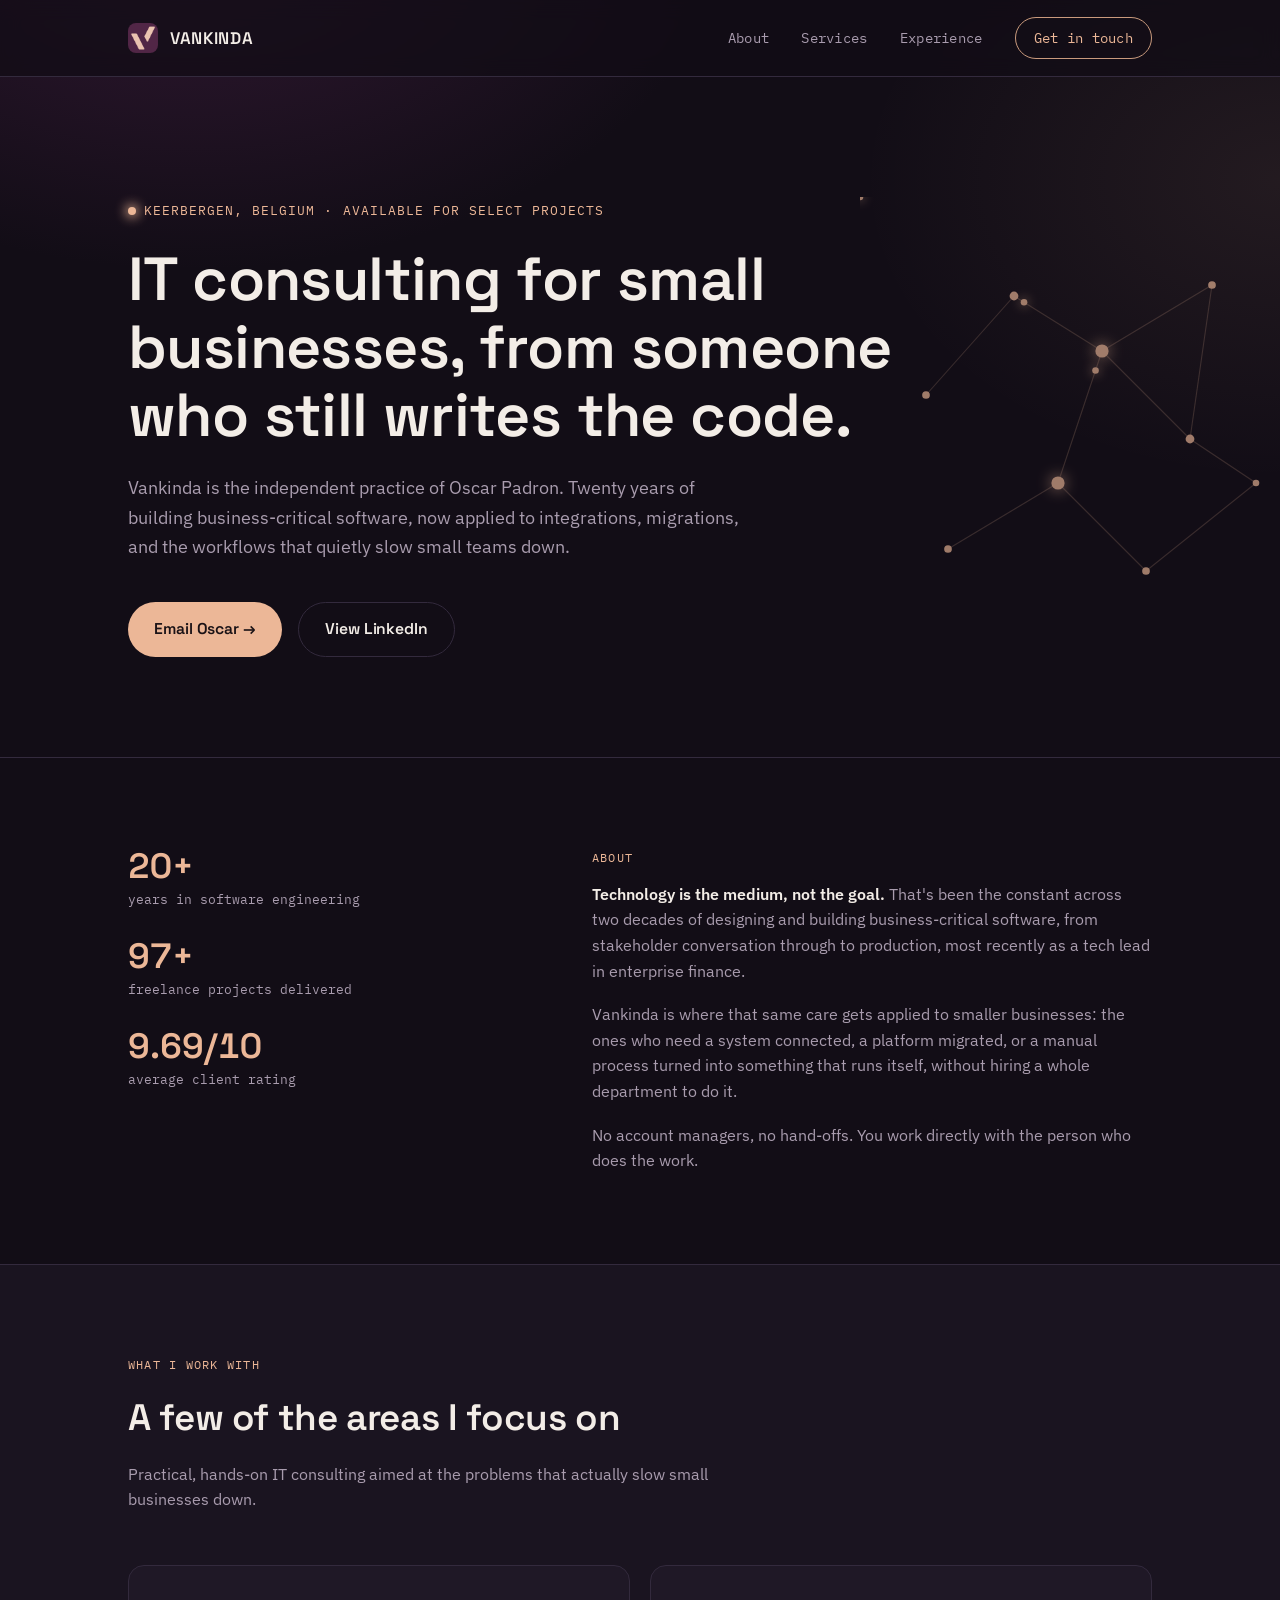
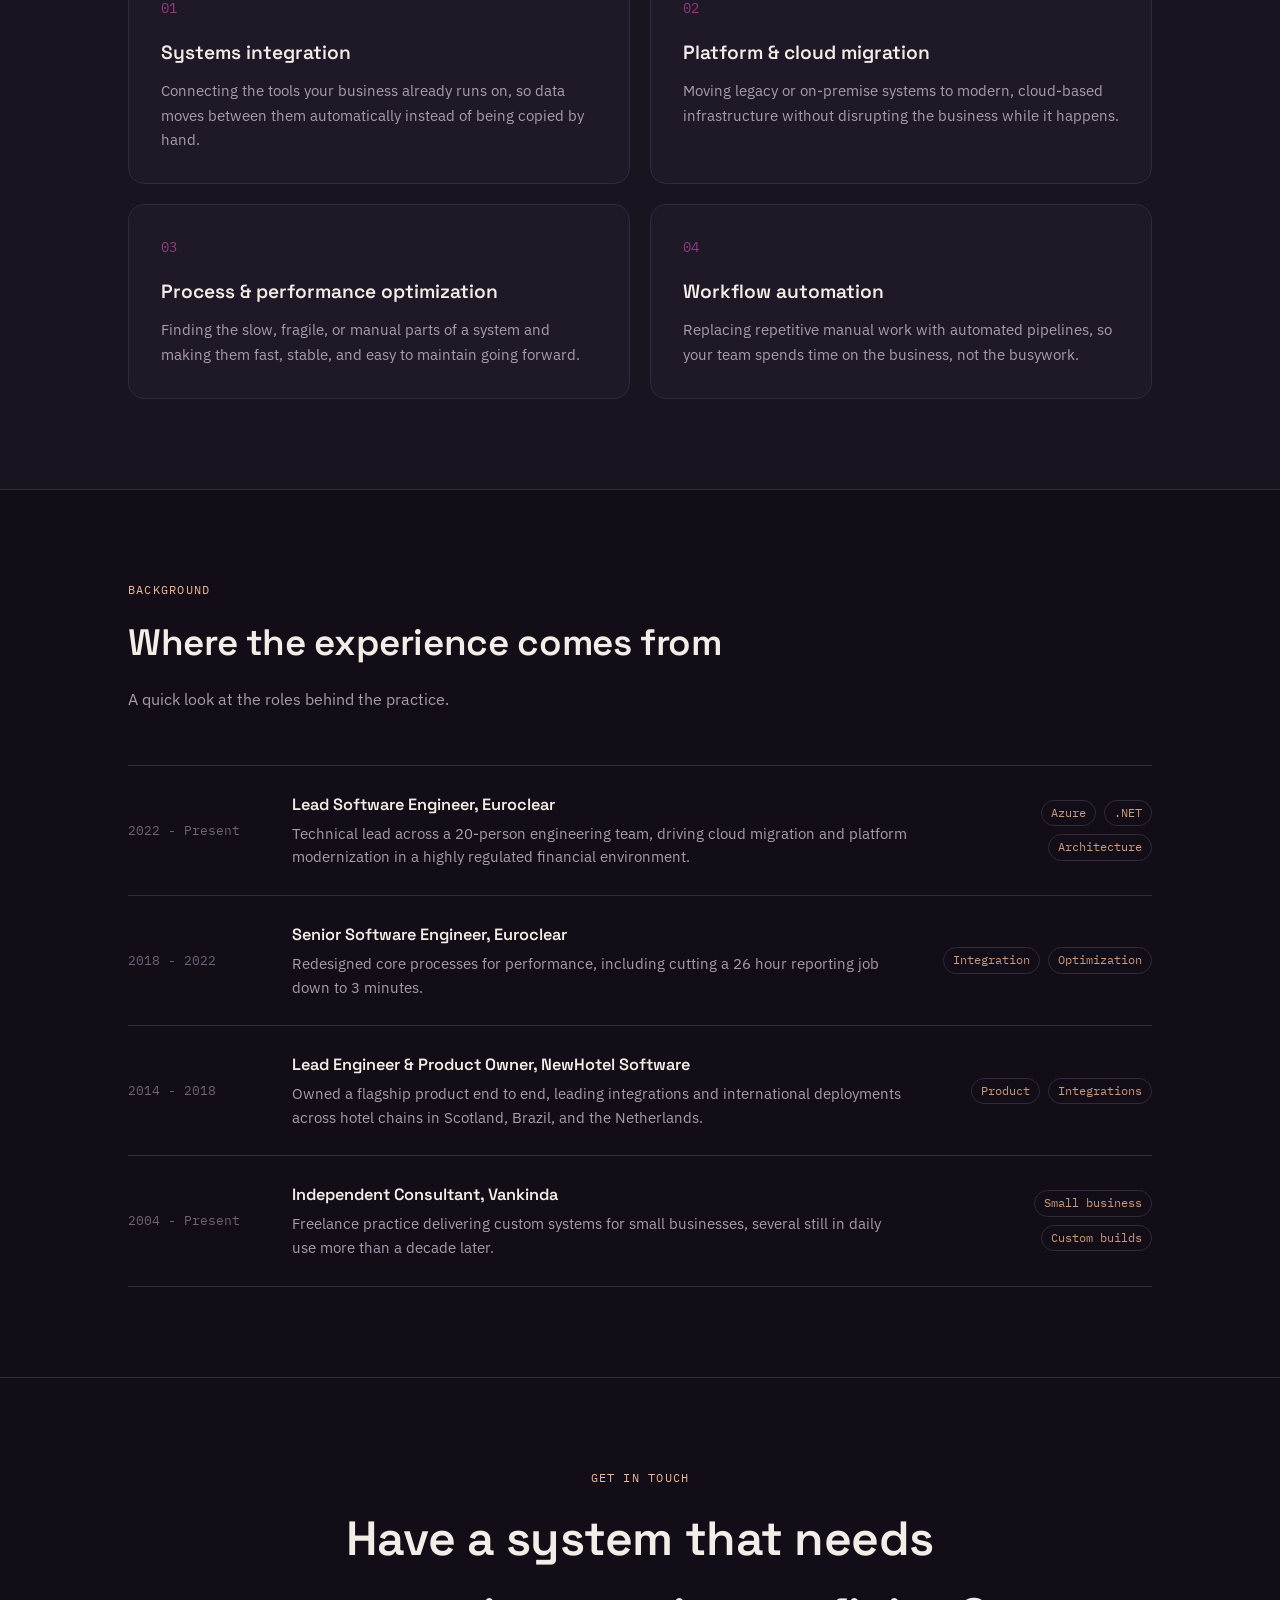
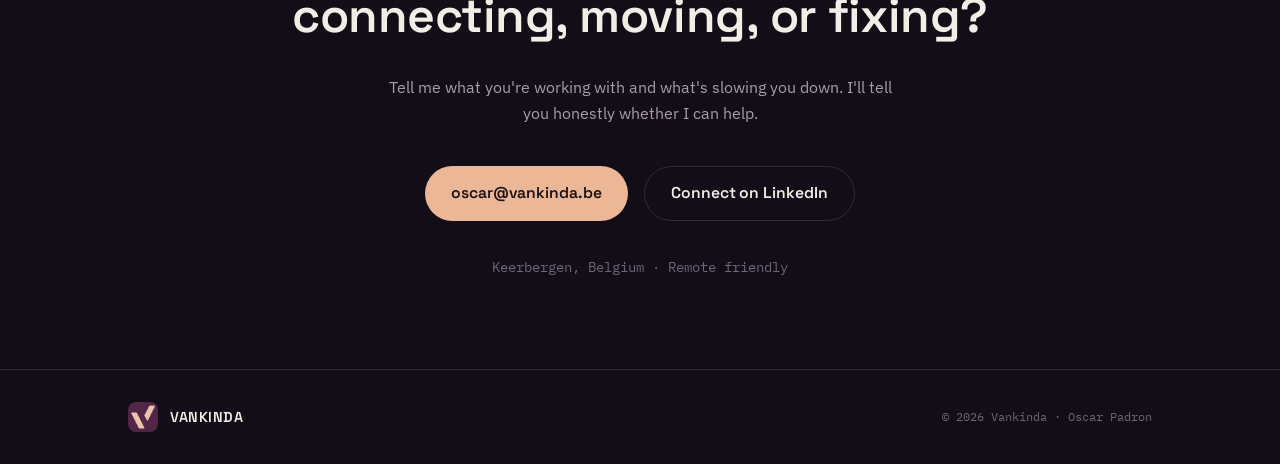
<file: index.html>
<!doctype html>
<html lang="en">
<head>
<meta charset="UTF-8">
<meta name="viewport" content="width=device-width, initial-scale=1.0">
<title>Vankinda - IT Consulting</title>
<meta name="description" content="Vankinda is the independent IT consulting practice of Oscar Padron: integrations, migrations, optimization and workflow automation for small businesses.">

<meta property="og:title" content="Vankinda - IT Consulting">
<meta property="og:description" content="Integrations, migrations, optimization and workflow automation for small businesses.">
<meta property="og:type" content="website">
<meta property="og:url" content="https://www.vankinda.be">

<link rel="icon" type="image/png" href="assets/logo-icon.png">

<link rel="preconnect" href="https://fonts.googleapis.com">
<link rel="preconnect" href="https://fonts.gstatic.com" crossorigin>
<link href="https://fonts.googleapis.com/css2?family=Space+Grotesk:wght@500;600;700&family=IBM+Plex+Sans:wght@400;500;600&family=IBM+Plex+Mono:wght@400;500&display=swap" rel="stylesheet">

<link rel="stylesheet" href="assets/styles.css">
</head>
<body>

<div class="bg-glow"></div>
<div class="scroll-progress" id="scroll-progress"></div>

<header id="site-header">
  <nav class="wrap">
    <a href="#top" class="brand">
      <img src="assets/logo-icon.png" alt="Vankinda" width="30" height="30" class="brand-mark">
      <span class="brand-name">VANKINDA</span>
    </a>
    <button class="nav-toggle" id="nav-toggle" aria-label="Toggle menu">&#9776;</button>
    <div class="nav-links">
      <a href="#about">About</a>
      <a href="#services">Services</a>
      <a href="#work">Experience</a>
      <a href="#contact" class="nav-cta">Get in touch</a>
    </div>
  </nav>
</header>

<main id="top">

  <section class="hero">
    <div class="wrap">
      <span class="eyebrow">Keerbergen, Belgium &middot; Available for select projects</span>
      <h1>IT consulting for small businesses, from someone who still writes the code.</h1>
      <p class="lead">Vankinda is the independent practice of Oscar Padron. Twenty years of building business-critical software, now applied to integrations, migrations, and the workflows that quietly slow small teams down.</p>
      <div class="hero-actions">
        <a href="mailto:oscar@vankinda.be" class="btn btn-primary btn-magnetic">Email Oscar &rarr;</a>
        <a href="https://www.linkedin.com/in/kinco/" target="_blank" rel="noopener" class="btn btn-ghost btn-magnetic">View LinkedIn</a>
      </div>
    </div>
    <div class="hero-mark" aria-hidden="true" id="hero-mark">
      <svg class="net-graph" viewBox="0 0 400 400" fill="none" xmlns="http://www.w3.org/2000/svg">
        <g class="net-edges" stroke="var(--peach)" stroke-opacity="0.28" stroke-width="1">
          <line x1="60" y1="180" x2="140" y2="90"/>
          <line x1="140" y1="90" x2="220" y2="140"/>
          <line x1="220" y1="140" x2="320" y2="80"/>
          <line x1="220" y1="140" x2="300" y2="220"/>
          <line x1="300" y1="220" x2="320" y2="80"/>
          <line x1="220" y1="140" x2="180" y2="260"/>
          <line x1="180" y1="260" x2="80" y2="320"/>
          <line x1="180" y1="260" x2="260" y2="340"/>
          <line x1="300" y1="220" x2="360" y2="260"/>
          <line x1="260" y1="340" x2="360" y2="260"/>
        </g>
        <g class="net-nodes" fill="var(--peach)">
          <circle cx="60" cy="180" r="3.5"/>
          <circle cx="140" cy="90" r="4"/>
          <circle cx="220" cy="140" r="6" class="hub"/>
          <circle cx="320" cy="80" r="3.5"/>
          <circle cx="300" cy="220" r="4"/>
          <circle cx="180" cy="260" r="6" class="hub"/>
          <circle cx="80" cy="320" r="3.5"/>
          <circle cx="260" cy="340" r="3.5"/>
          <circle cx="360" cy="260" r="3"/>
        </g>
        <g class="net-pulses" fill="var(--peach)">
          <circle r="3">
            <animateMotion dur="4s" repeatCount="indefinite" path="M60,180 L140,90 L220,140 L320,80"/>
          </circle>
          <circle r="3">
            <animateMotion dur="5s" begin="1.2s" repeatCount="indefinite" path="M220,140 L180,260 L80,320"/>
          </circle>
          <circle r="3">
            <animateMotion dur="4.5s" begin="2s" repeatCount="indefinite" path="M180,260 L260,340 L360,260 L300,220"/>
          </circle>
        </g>
      </svg>
    </div>
  </section>

  <section class="about" id="about">
    <div class="wrap about-grid">
      <div class="stat-list reveal">
        <div class="stat">
          <div class="num" data-count="20" data-suffix="+">0</div>
          <div class="label">years in software engineering</div>
        </div>
        <div class="stat">
          <div class="num" data-count="100" data-suffix="+">0</div>
          <div class="label">freelance projects delivered</div>
        </div>
        <div class="stat">
          <div class="num" data-count="9.98" data-decimals="2" data-suffix="/10">0</div>
          <div class="label">average client rating</div>
        </div>
      </div>
      <div class="about-copy reveal">
        <span class="tag">About</span>
        <p><strong>Technology is the medium, not the goal.</strong> That's been the constant across two decades of designing and building business-critical software, from stakeholder conversation through to production, most recently as a tech lead in enterprise finance.</p>
        <p>Vankinda is where that same care gets applied to smaller businesses: the ones who need a system connected, a platform migrated, or a manual process turned into something that runs itself, without hiring a whole department to do it.</p>
        <p>No account managers, no hand-offs. You work directly with the person who does the work.</p>
      </div>
    </div>
  </section>

  <section class="services" id="services">
    <div class="wrap">
      <div class="section-head reveal">
        <span class="tag">What I work with</span>
        <h2>A few of the areas I focus on</h2>
        <p>Practical, hands-on IT consulting aimed at the problems that actually slow small businesses down.</p>
      </div>
      <div class="service-grid">
        <div class="service-card reveal">
          <span class="service-index">01</span>
          <h3>Systems integration</h3>
          <p>Connecting the tools your business already runs on, so data moves between them automatically instead of being copied by hand.</p>
        </div>
        <div class="service-card reveal">
          <span class="service-index">02</span>
          <h3>Platform &amp; cloud migration</h3>
          <p>Moving legacy or on-premise systems to modern, cloud-based infrastructure without disrupting the business while it happens.</p>
        </div>
        <div class="service-card reveal">
          <span class="service-index">03</span>
          <h3>Process &amp; performance optimization</h3>
          <p>Finding the slow, fragile, or manual parts of a system and making them fast, stable, and easy to maintain going forward.</p>
        </div>
        <div class="service-card reveal">
          <span class="service-index">04</span>
          <h3>Workflow automation</h3>
          <p>Replacing repetitive manual work with automated pipelines, so your team spends time on the business, not the busywork.</p>
        </div>
      </div>
    </div>
  </section>

  <section class="work" id="work">
    <div class="wrap">
      <div class="section-head reveal">
        <span class="tag">Background</span>
        <h2>Where the experience comes from</h2>
        <p>A quick look at the roles behind the practice.</p>
      </div>
      <div class="work-list">
        <div class="work-row reveal">
          <span class="period">2022 - Present</span>
          <div class="desc">
            <h4>Lead Software Engineer, Euroclear</h4>
            <p>Technical lead across a 20-person engineering team, driving cloud migration and platform modernization in a highly regulated financial environment.</p>
          </div>
          <div class="tags"><span>Azure</span><span>.NET</span><span>Architecture</span></div>
        </div>
        <div class="work-row reveal">
          <span class="period">2018 - 2022</span>
          <div class="desc">
            <h4>Senior Software Engineer, Euroclear</h4>
            <p>Redesigned core processes for performance, including cutting a 26 hour reporting job down to 3 minutes.</p>
          </div>
          <div class="tags"><span>Integration</span><span>Optimization</span></div>
        </div>
        <div class="work-row reveal">
          <span class="period">2014 - 2018</span>
          <div class="desc">
            <h4>Lead Engineer &amp; Product Owner, NewHotel Software</h4>
            <p>Owned a flagship product end to end, leading integrations and international deployments across hotel chains in Scotland, Brazil, and the Netherlands.</p>
          </div>
          <div class="tags"><span>Product</span><span>Integrations</span></div>
        </div>
        <div class="work-row reveal">
          <span class="period">2004 - Present</span>
          <div class="desc">
            <h4>Independent Consultant, Vankinda</h4>
            <p>Freelance practice delivering custom systems for small businesses, several still in daily use more than a decade later.</p>
          </div>
          <div class="tags"><span>Small business</span><span>Custom builds</span></div>
        </div>
      </div>
    </div>
  </section>

  <section class="contact" id="contact">
    <div class="wrap">
      <span class="tag">Get in touch</span>
      <h2>Have a system that needs connecting, moving, or fixing?</h2>
      <p class="lead">Tell me what you're working with and what's slowing you down. I'll tell you honestly whether I can help.</p>
      <div class="contact-actions">
        <a href="mailto:oscar@vankinda.be" class="btn btn-primary btn-magnetic">oscar@vankinda.be</a>
        <a href="https://www.linkedin.com/in/kinco/" target="_blank" rel="noopener" class="btn btn-ghost btn-magnetic">Connect on LinkedIn</a>
      </div>
      <div class="contact-meta">Keerbergen, Belgium &middot; Remote friendly</div>
    </div>
  </section>

</main>

<footer>
  <div class="wrap footer-row">
    <a href="#top" class="brand">
      <img src="assets/logo-icon.png" alt="Vankinda" width="22" height="22" class="brand-mark">
      <span class="brand-name">VANKINDA</span>
    </a>
    <span class="fine">&copy; <span id="year"></span> Vankinda &middot; Oscar Padron</span>
  </div>
</footer>

<script src="assets/script.js"></script>
</body>
</html>
</file>
<file: assets/styles.css>
/* ---------- tokens ---------- */
:root {
  --bg: #120d16;
  --bg-alt: #1a1420;
  --panel: #1f1826;
  --panel-line: #332a3d;
  --purple: #5a2657;
  --purple-bright: #8b3f80;
  --peach: #ecb797;
  --peach-dim: #c99a7d;
  --text: #f3ede7;
  --text-dim: #a99cae;
  --text-faint: #6f6478;
  --mono: 'IBM Plex Mono', ui-monospace, monospace;
  --sans: 'IBM Plex Sans', -apple-system, sans-serif;
  --display: 'Space Grotesk', var(--sans);
  --ease: cubic-bezier(0.22, 1, 0.36, 1);
}

* { box-sizing: border-box; }
html { scroll-behavior: smooth; }

body {
  margin: 0;
  background: var(--bg);
  color: var(--text);
  font-family: var(--sans);
  line-height: 1.6;
  -webkit-font-smoothing: antialiased;
}

a { color: inherit; }

.wrap {
  max-width: 1080px;
  margin: 0 auto;
  padding: 0 28px;
}

/* background glow layer, fixed */
.bg-glow {
  position: fixed;
  inset: 0;
  z-index: -1;
  background:
    radial-gradient(ellipse 900px 600px at 15% -10%, rgba(90, 38, 87, 0.45), transparent 60%),
    radial-gradient(ellipse 700px 500px at 100% 20%, rgba(236, 183, 151, 0.08), transparent 60%),
    var(--bg);
  animation: glow-breathe 16s ease-in-out infinite alternate;
}

@keyframes glow-breathe {
  0%   { background-position: 0% 0%, 0% 0%; filter: brightness(1); }
  100% { background-position: 4% 3%, -3% -2%; filter: brightness(1.08); }
}

/* scroll progress bar */
.scroll-progress {
  position: fixed;
  top: 0;
  left: 0;
  height: 3px;
  width: 0%;
  background: linear-gradient(90deg, var(--purple-bright), var(--peach));
  z-index: 100;
  transition: width 0.1s linear;
  box-shadow: 0 0 10px 0 rgba(236, 183, 151, 0.5);
}

/* ---------- nav ---------- */
header {
  position: sticky;
  top: 0;
  z-index: 50;
  backdrop-filter: blur(10px);
  background: rgba(18, 13, 22, 0.75);
  border-bottom: 1px solid var(--panel-line);
}

nav.wrap {
  display: flex;
  align-items: center;
  justify-content: space-between;
  height: 76px;
}

.brand {
  display: flex;
  align-items: center;
  gap: 12px;
  text-decoration: none;
}

.brand-mark {
  width: 30px;
  height: 30px;
  display: block;
  border-radius: 8px;
  object-fit: cover;
}

.brand-name {
  font-family: var(--display);
  font-weight: 600;
  font-size: 1.05rem;
  letter-spacing: 0.04em;
}

.nav-links {
  display: flex;
  align-items: center;
  gap: 32px;
}

.nav-links a {
  text-decoration: none;
  color: var(--text-dim);
  font-size: 0.9rem;
  font-family: var(--mono);
  letter-spacing: 0.02em;
  transition: color 0.2s var(--ease);
}
.nav-links a:hover { color: var(--peach); }

.nav-cta {
  border: 1px solid var(--peach-dim);
  padding: 8px 18px;
  border-radius: 100px;
  color: var(--peach) !important;
  transition: all 0.2s var(--ease);
}
.nav-cta:hover {
  background: var(--peach);
  color: var(--bg) !important;
  border-color: var(--peach);
}

.nav-toggle {
  display: none;
  background: none;
  border: none;
  color: var(--text);
  font-size: 1.5rem;
  cursor: pointer;
}

/* ---------- hero ---------- */
.hero {
  padding: 120px 0 100px;
  position: relative;
  overflow: hidden;
}

.eyebrow {
  display: inline-flex;
  align-items: center;
  gap: 8px;
  font-family: var(--mono);
  font-size: 0.8rem;
  color: var(--peach);
  letter-spacing: 0.08em;
  text-transform: uppercase;
  margin-bottom: 24px;
}
.eyebrow::before {
  content: '';
  width: 8px;
  height: 8px;
  border-radius: 50%;
  background: var(--peach);
  box-shadow: 0 0 12px 2px var(--peach);
}

.hero h1 {
  font-family: var(--display);
  font-size: clamp(2.2rem, 5.4vw, 3.8rem);
  line-height: 1.12;
  font-weight: 600;
  margin: 0 0 24px;
  max-width: 820px;
  letter-spacing: -0.01em;
}

.hero h1 em {
  font-style: normal;
  color: var(--peach);
}

.hero p.lead {
  font-size: 1.15rem;
  color: var(--text-dim);
  max-width: 620px;
  margin: 0 0 40px;
}

.hero-actions {
  display: flex;
  gap: 16px;
  flex-wrap: wrap;
}

.btn {
  font-family: var(--display);
  font-weight: 600;
  font-size: 0.98rem;
  letter-spacing: -0.005em;
  padding: 14px 26px;
  border-radius: 100px;
  text-decoration: none;
  display: inline-flex;
  align-items: center;
  gap: 8px;
  transition: transform 0.2s var(--ease), box-shadow 0.2s var(--ease), background 0.2s var(--ease);
}

.btn-primary {
  background: var(--peach);
  color: #1a1216;
}
.btn-primary:hover { box-shadow: 0 14px 34px -10px rgba(236, 183, 151, 0.55); }

.btn-ghost {
  border: 1px solid var(--panel-line);
  color: var(--text);
}
.btn-ghost:hover { border-color: var(--peach-dim); }

.btn-magnetic {
  will-change: transform;
}

/* network graph behind hero */
.hero-mark {
  position: absolute;
  right: -20px;
  top: 50%;
  width: 440px;
  height: 440px;
  opacity: 0.65;
  pointer-events: none;
  will-change: transform;
  transform: translateY(-50%);
}
.hero-mark .net-graph {
  width: 100%;
  height: 100%;
}
.hero-mark .net-nodes .hub {
  filter: drop-shadow(0 0 7px var(--peach));
}
.hero-mark .net-pulses circle {
  filter: drop-shadow(0 0 5px var(--peach));
}

/* ---------- section shared ---------- */
section { padding: 90px 0; }

.section-head {
  margin-bottom: 52px;
  max-width: 620px;
}

.tag {
  font-family: var(--mono);
  font-size: 0.78rem;
  color: var(--peach);
  letter-spacing: 0.1em;
  text-transform: uppercase;
  display: block;
  margin-bottom: 14px;
}

.section-head h2 {
  font-family: var(--display);
  font-size: clamp(1.7rem, 3.2vw, 2.3rem);
  font-weight: 600;
  margin: 0 0 14px;
  letter-spacing: -0.01em;
}

.section-head p {
  color: var(--text-dim);
  margin: 0;
}

/* ---------- about ---------- */
.about {
  border-top: 1px solid var(--panel-line);
}

.about-grid {
  display: grid;
  grid-template-columns: 1fr 1.4fr;
  gap: 64px;
  align-items: start;
}

.stat-list {
  display: flex;
  flex-direction: column;
  gap: 28px;
}

.stat .num {
  font-family: var(--display);
  font-size: 2.2rem;
  font-weight: 600;
  color: var(--peach);
  line-height: 1;
  font-variant-numeric: tabular-nums;
}

.stat .label {
  font-family: var(--mono);
  font-size: 0.82rem;
  color: var(--text-dim);
  margin-top: 6px;
}

.about-copy p {
  color: var(--text-dim);
  margin: 0 0 18px;
}
.about-copy p:last-child { margin-bottom: 0; }
.about-copy strong { color: var(--text); font-weight: 600; }

/* ---------- services ---------- */
.services {
  background: var(--bg-alt);
  border-top: 1px solid var(--panel-line);
  border-bottom: 1px solid var(--panel-line);
}

.service-grid {
  display: grid;
  grid-template-columns: repeat(2, 1fr);
  gap: 20px;
  perspective: 1200px;
}

.service-card {
  position: relative;
  background: var(--panel);
  border: 1px solid var(--panel-line);
  border-radius: 16px;
  padding: 32px;
  overflow: hidden;
  transform: translateZ(0);
  transition: border-color 0.25s var(--ease), transform 0.35s var(--ease), box-shadow 0.35s var(--ease);
  will-change: transform;
}
.service-card::before {
  content: '';
  position: absolute;
  inset: 0;
  background: radial-gradient(380px circle at var(--mx, 50%) var(--my, 50%), rgba(236, 183, 151, 0.13), transparent 62%);
  opacity: 0;
  transition: opacity 0.35s var(--ease);
  pointer-events: none;
}
.service-card:hover {
  border-color: var(--peach-dim);
  box-shadow: 0 20px 40px -20px rgba(0, 0, 0, 0.5);
}
.service-card:hover::before {
  opacity: 1;
}

.service-index {
  font-family: var(--mono);
  color: var(--purple-bright);
  font-size: 0.85rem;
  margin-bottom: 18px;
  display: block;
  position: relative;
}

.service-card h3, .service-card p { position: relative; }

.service-card h3 {
  font-family: var(--display);
  font-size: 1.2rem;
  font-weight: 600;
  margin: 0 0 10px;
}

.service-card p {
  color: var(--text-dim);
  margin: 0;
  font-size: 0.95rem;
}

/* ---------- work / trust ---------- */
.work-list {
  display: flex;
  flex-direction: column;
  border-top: 1px solid var(--panel-line);
}

.work-row {
  display: grid;
  grid-template-columns: 140px 1fr auto;
  gap: 24px;
  align-items: center;
  padding: 26px 0;
  border-bottom: 1px solid var(--panel-line);
}

.work-row .period {
  font-family: var(--mono);
  font-size: 0.82rem;
  color: var(--text-faint);
}

.work-row .desc h4 {
  margin: 0 0 4px;
  font-family: var(--display);
  font-weight: 600;
  font-size: 1.02rem;
}
.work-row .desc p {
  margin: 0;
  color: var(--text-dim);
  font-size: 0.92rem;
}

.work-row .tags {
  display: flex;
  gap: 8px;
  flex-wrap: wrap;
  max-width: 220px;
  justify-content: flex-end;
}
.work-row .tags span {
  font-family: var(--mono);
  font-size: 0.72rem;
  color: var(--peach-dim);
  border: 1px solid var(--panel-line);
  padding: 3px 9px;
  border-radius: 100px;
  white-space: nowrap;
}

/* ---------- contact ---------- */
.contact {
  text-align: center;
  border-top: 1px solid var(--panel-line);
}

.contact .tag { justify-content: center; display: block; text-align: center; }

.contact h2 {
  font-family: var(--display);
  font-size: clamp(2rem, 4.4vw, 3rem);
  font-weight: 600;
  max-width: 720px;
  margin: 0 auto 20px;
  letter-spacing: -0.01em;
}

.contact p.lead {
  color: var(--text-dim);
  max-width: 520px;
  margin: 0 auto 40px;
}

.contact-actions {
  display: flex;
  justify-content: center;
  gap: 16px;
  flex-wrap: wrap;
  margin-bottom: 36px;
}

.contact-meta {
  font-family: var(--mono);
  font-size: 0.85rem;
  color: var(--text-faint);
}

/* ---------- footer ---------- */
footer {
  border-top: 1px solid var(--panel-line);
  padding: 32px 0;
}

.footer-row {
  display: flex;
  justify-content: space-between;
  align-items: center;
  flex-wrap: wrap;
  gap: 12px;
}

.footer-row .brand-name { font-size: 0.9rem; }

footer .fine {
  font-family: var(--mono);
  font-size: 0.78rem;
  color: var(--text-faint);
}

/* ---------- reveal animation ---------- */
.reveal {
  opacity: 0;
  transform: translateY(24px);
  transition: opacity 0.7s var(--ease), transform 0.7s var(--ease);
  transition-delay: calc(var(--i, 0) * 70ms);
}
.reveal.in {
  opacity: 1;
  transform: translateY(0);
}

@media (prefers-reduced-motion: reduce) {
  .reveal { opacity: 1; transform: none; transition: none; }
  html { scroll-behavior: auto; }
  .bg-glow { animation: none; }
  .service-card, .btn-magnetic, .hero-mark { transition: none; }
  .hero-mark .net-pulses { display: none; }
}

/* ---------- responsive ---------- */
@media (max-width: 860px) {
  .about-grid { grid-template-columns: 1fr; gap: 40px; }
  .stat-list { flex-direction: row; flex-wrap: wrap; gap: 32px; }
  .service-grid { grid-template-columns: 1fr; }
  .work-row { grid-template-columns: 1fr; gap: 8px; }
  .work-row .tags { justify-content: flex-start; max-width: none; }
  .hero-mark { width: 300px; height: 300px; opacity: 0.4; right: -10px; }
}

@media (max-width: 680px) {
  .nav-links { display: none; }
  .nav-toggle { display: block; }
  header.open .nav-links {
    display: flex;
    position: absolute;
    top: 76px;
    left: 0;
    right: 0;
    background: var(--bg-alt);
    flex-direction: column;
    padding: 24px 28px;
    border-bottom: 1px solid var(--panel-line);
    gap: 20px;
  }
  .hero { padding: 70px 0 70px; }
  .hero-mark { display: none; }
  section { padding: 64px 0; }
}
</file>
